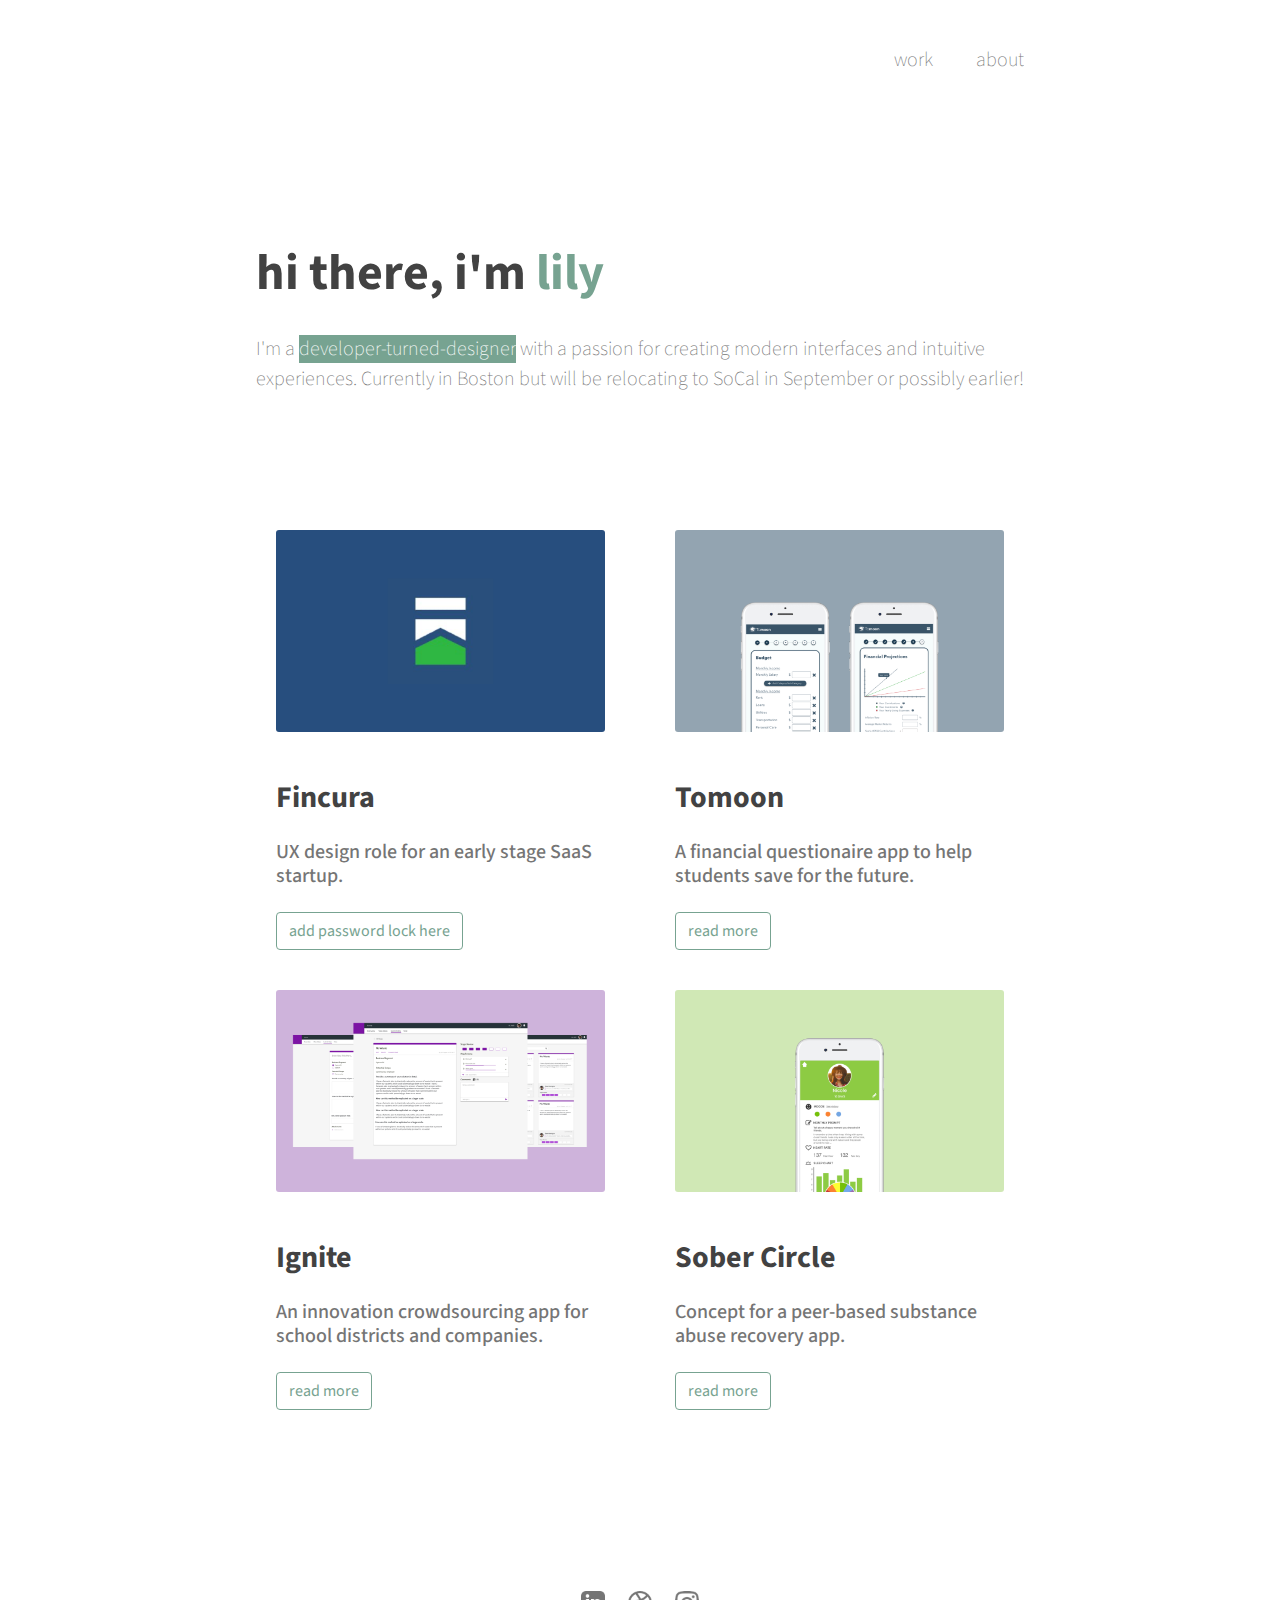
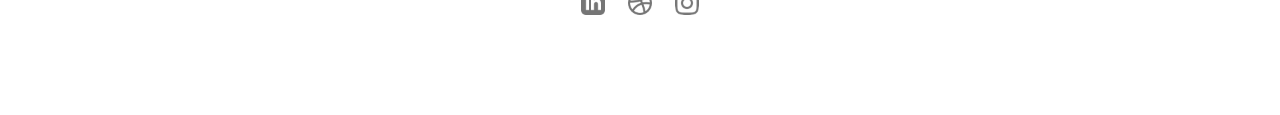
<file: index.html>
<!DOCTYPE html>
<html lang="en">
<head>
    <meta charset="UTF-8">
    <meta name="viewport" content="width=device-width, initial-scale=1.0, shrink-to-fit=no">
    <link rel="stylesheet" href="https://stackpath.bootstrapcdn.com/bootstrap/4.3.1/css/bootstrap.min.css" integrity="sha384-ggOyR0iXCbMQv3Xipma34MD+dH/1fQ784/j6cY/iJTQUOhcWr7x9JvoRxT2MZw1T" crossorigin="anonymous">
    <link href="https://fonts.googleapis.com/css?family=Source+Sans+Pro:400,400i,700,700i&display=swap" rel="stylesheet">
    <link rel="stylesheet" href="main.css">
    <title>Lily Qi</title>
</head>
<body>
<!------------------navBar!--------------------->
<div>
    <div class="nav">
        <div class="name">
        </div>
        <div class="navItems" id="myTopnav">
            <a href="index.html"><p class="workTxt">work</p></a>
            <a href="about.html"><p class="abtText">about</p></a>
        </div>
    </div>
</div>
<!--------------landingPage-------------->
    <div class="landingWrapper">
        <div class="landing">
            <h1 class="animated fadeIn">hi there, i'm <span class="green">lily</span></h1>
            <p class="animated fadeInUp">I'm a <span class="highlight">developer-turned-designer</span> with a passion for creating modern interfaces and intuitive experiences. Currently in Boston but will be relocating to SoCal in September or possibly earlier!</p>
        </div>
    </div>

<!--------------projects--------------> 

    <div class="row">
      <div class="col-sm-12 col-md-6">
        <div class="card border-0">
          <div class="card-body">
            <img class="card-img" src="images/fincura/fincura cover.png">
            <h2 class="mt-5">Fincura</h2>
            <h5 class="mb-4 mt-4"> UX design role for an early stage SaaS startup.</h5>
            <a href="#" class="btn greenBorder green">add password lock here</a>
          </div>
        </div>
      </div>
      <div class="col-sm-12 col-md-6">
          <div class="card border-0">
            <div class="card-body">
              <a href="tomoon.html"><img class="card-img" src="images/tomoon/tomoon cover.png"></a>    
              <h2 class="mt-5">Tomoon</h2>
              <h5 class="mb-4 mt-4">A financial questionaire app to help students save for the future.
              </h5>
              <a href="tomoon.html" class="btn greenBorder green">read more</a>    
            </div>
          </div>
        </div>
    </div>

    <div class="row">
        <div class="col-sm-12 col-md-6">
            <div class="card border-0">
              <div class="card-body">
                <img class="card-img" src="images/ignite/ignite cover.png">
                <h2 class="mt-5">Ignite</h2>
                <h5 class="mb-4 mt-4">An innovation crowdsourcing app for school districts and companies. </h5>
                <a href="ignite.html" class="btn greenBorder green">read more</a>
              </div>
            </div>
          </div>
          <div class="col-sm-12 col-md-6">
              <div class="card border-0">
                <div class="card-body">
                  <img class="card-img" src="images/sc/sc cover.png">
                  <h2 class="mt-5">Sober Circle</h2>
                  <h5 class="mb-4 mt-4">Concept for a peer-based substance abuse recovery app.
                  </h5>
                  <a href="#" class="btn greenBorder green">read more</a>    
                </div>
              </div>
            </div>
    </div>

<!----------------footer------------------->
<div class="footer">
    <div class="footerIcons">
        <a href="https://www.linkedin.com/in/lilyqi/" target="=_blank"><img src="images/social/linkedin.png" height="24"></a>
        <a href="https://dribbble.com/lhqi" target="=_blank"><img src="images/social/dribbble.png" height="24"></a>
        <a href="https://www.instagram.com/l.ils/" target="=_blank"><img src="images/social/instagram.png" height="24"></a>
    </div>
</div>

<!----------------bootstrap------------------->
<script src="https://code.jquery.com/jquery-3.3.1.slim.min.js" integrity="sha384-q8i/X+965DzO0rT7abK41JStQIAqVgRVzpbzo5smXKp4YfRvH+8abtTE1Pi6jizo" crossorigin="anonymous"></script>
<script src="https://cdnjs.cloudflare.com/ajax/libs/popper.js/1.14.7/umd/popper.min.js" integrity="sha384-UO2eT0CpHqdSJQ6hJty5KVphtPhzWj9WO1clHTMGa3JDZwrnQq4sF86dIHNDz0W1" crossorigin="anonymous"></script>
<script src="https://stackpath.bootstrapcdn.com/bootstrap/4.3.1/js/bootstrap.min.js" integrity="sha384-JjSmVgyd0p3pXB1rRibZUAYoIIy6OrQ6VrjIEaFf/nJGzIxFDsf4x0xIM+B07jRM" crossorigin="anonymous"></script>

</body>
</html>
</file>
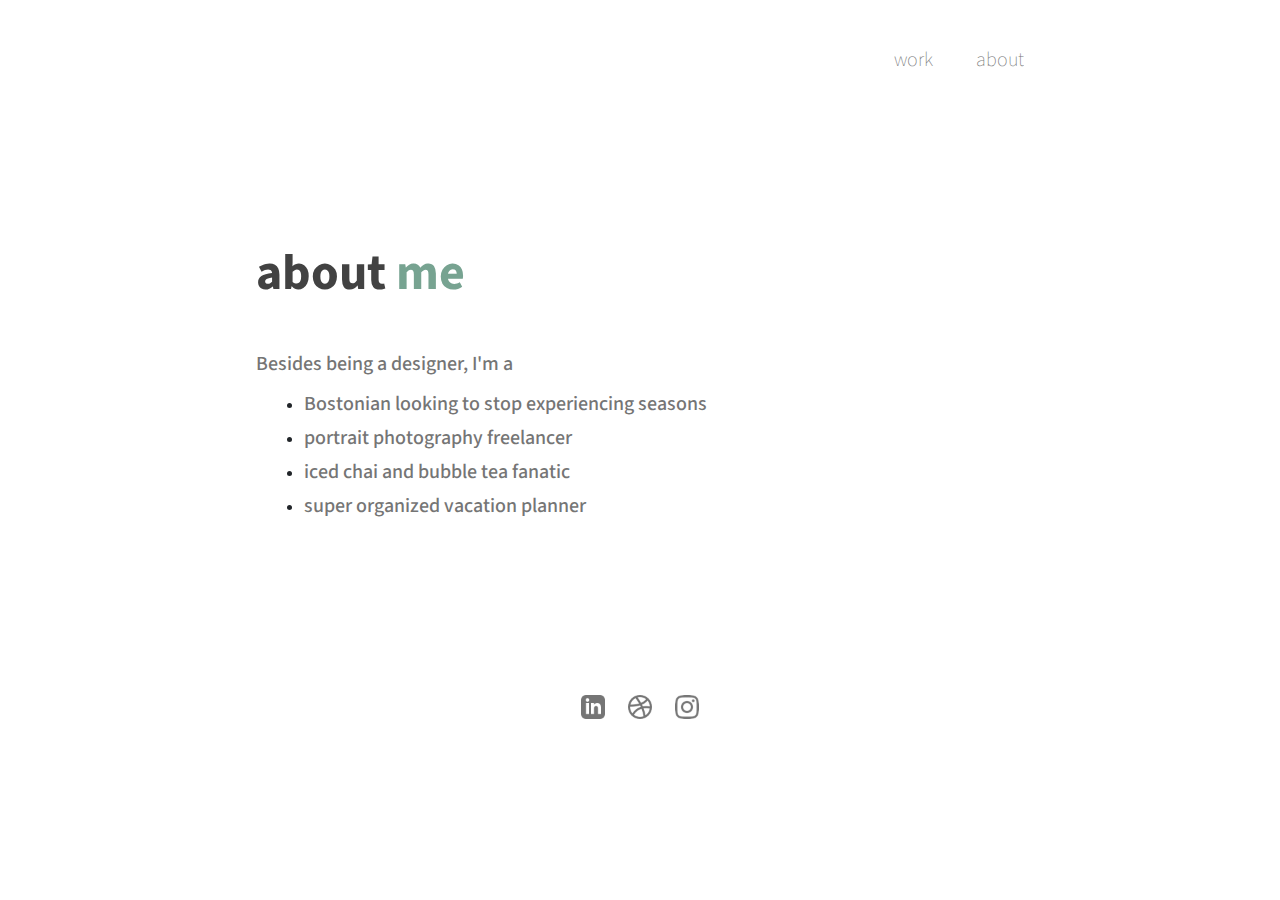
<file: about.html>
<!DOCTYPE html>
<html lang="en">
<head>
    <meta charset="UTF-8">
    <meta name="viewport" content="width=device-width, initial-scale=1.0, shrink-to-fit=no">
    <link rel="stylesheet" href="https://stackpath.bootstrapcdn.com/bootstrap/4.3.1/css/bootstrap.min.css" integrity="sha384-ggOyR0iXCbMQv3Xipma34MD+dH/1fQ784/j6cY/iJTQUOhcWr7x9JvoRxT2MZw1T" crossorigin="anonymous">
    <link href="https://fonts.googleapis.com/css?family=Source+Sans+Pro:400,400i,700,700i&display=swap" rel="stylesheet">
    <link rel="stylesheet" href="main.css">
    <title>Lily Qi</title>
</head>
<body>
<!------------------navBar!--------------------->
<div>
    <div class="nav">
        <div class="name">
        </div>
        <div class="navItems" id="myTopnav">
            <a href="index.html"><p class="workTxt">work</p></a>
            <a href="about.html"><p class="abtText">about</p></a>
        </div>
    </div>
</div>
<!--------------landingPage-------------->
    <div class="landingWrapper">
        <div class="landing">
            <h1 class="animated fadeIn">about <span class="green">me</span></h1>
            <h5 class="mt-5">Besides being a designer, I'm a</h5>
            <ul class="animated fadeInUp">
                <li class="ml-5 mt-3"><h5>Bostonian looking to stop experiencing seasons</h5></li>
                <li class="ml-5"><h5>portrait photography freelancer</h5></li>
                <li class="ml-5"><h5>iced chai and bubble tea fanatic</h5></li>
                <li class="ml-5"><h5>super organized vacation planner</h5></li>
            </ul>
        </div>
    </div>



<!----------------footer------------------->
<div class="footer">
    <div class="footerIcons">
        <a href="https://www.linkedin.com/in/lilyqi/" target="=_blank"><img src="images/social/linkedin.png" height="24"></a>
        <a href="https://dribbble.com/lhqi" target="=_blank"><img src="images/social/dribbble.png" height="24"></a>
        <a href="https://www.instagram.com/l.ils/" target="=_blank"><img src="images/social/instagram.png" height="24"></a>
    </div>
</div>

<!----------------bootstrap------------------->
<script src="https://code.jquery.com/jquery-3.3.1.slim.min.js" integrity="sha384-q8i/X+965DzO0rT7abK41JStQIAqVgRVzpbzo5smXKp4YfRvH+8abtTE1Pi6jizo" crossorigin="anonymous"></script>
<script src="https://cdnjs.cloudflare.com/ajax/libs/popper.js/1.14.7/umd/popper.min.js" integrity="sha384-UO2eT0CpHqdSJQ6hJty5KVphtPhzWj9WO1clHTMGa3JDZwrnQq4sF86dIHNDz0W1" crossorigin="anonymous"></script>
<script src="https://stackpath.bootstrapcdn.com/bootstrap/4.3.1/js/bootstrap.min.js" integrity="sha384-JjSmVgyd0p3pXB1rRibZUAYoIIy6OrQ6VrjIEaFf/nJGzIxFDsf4x0xIM+B07jRM" crossorigin="anonymous"></script>

</body>
</html>
</file>
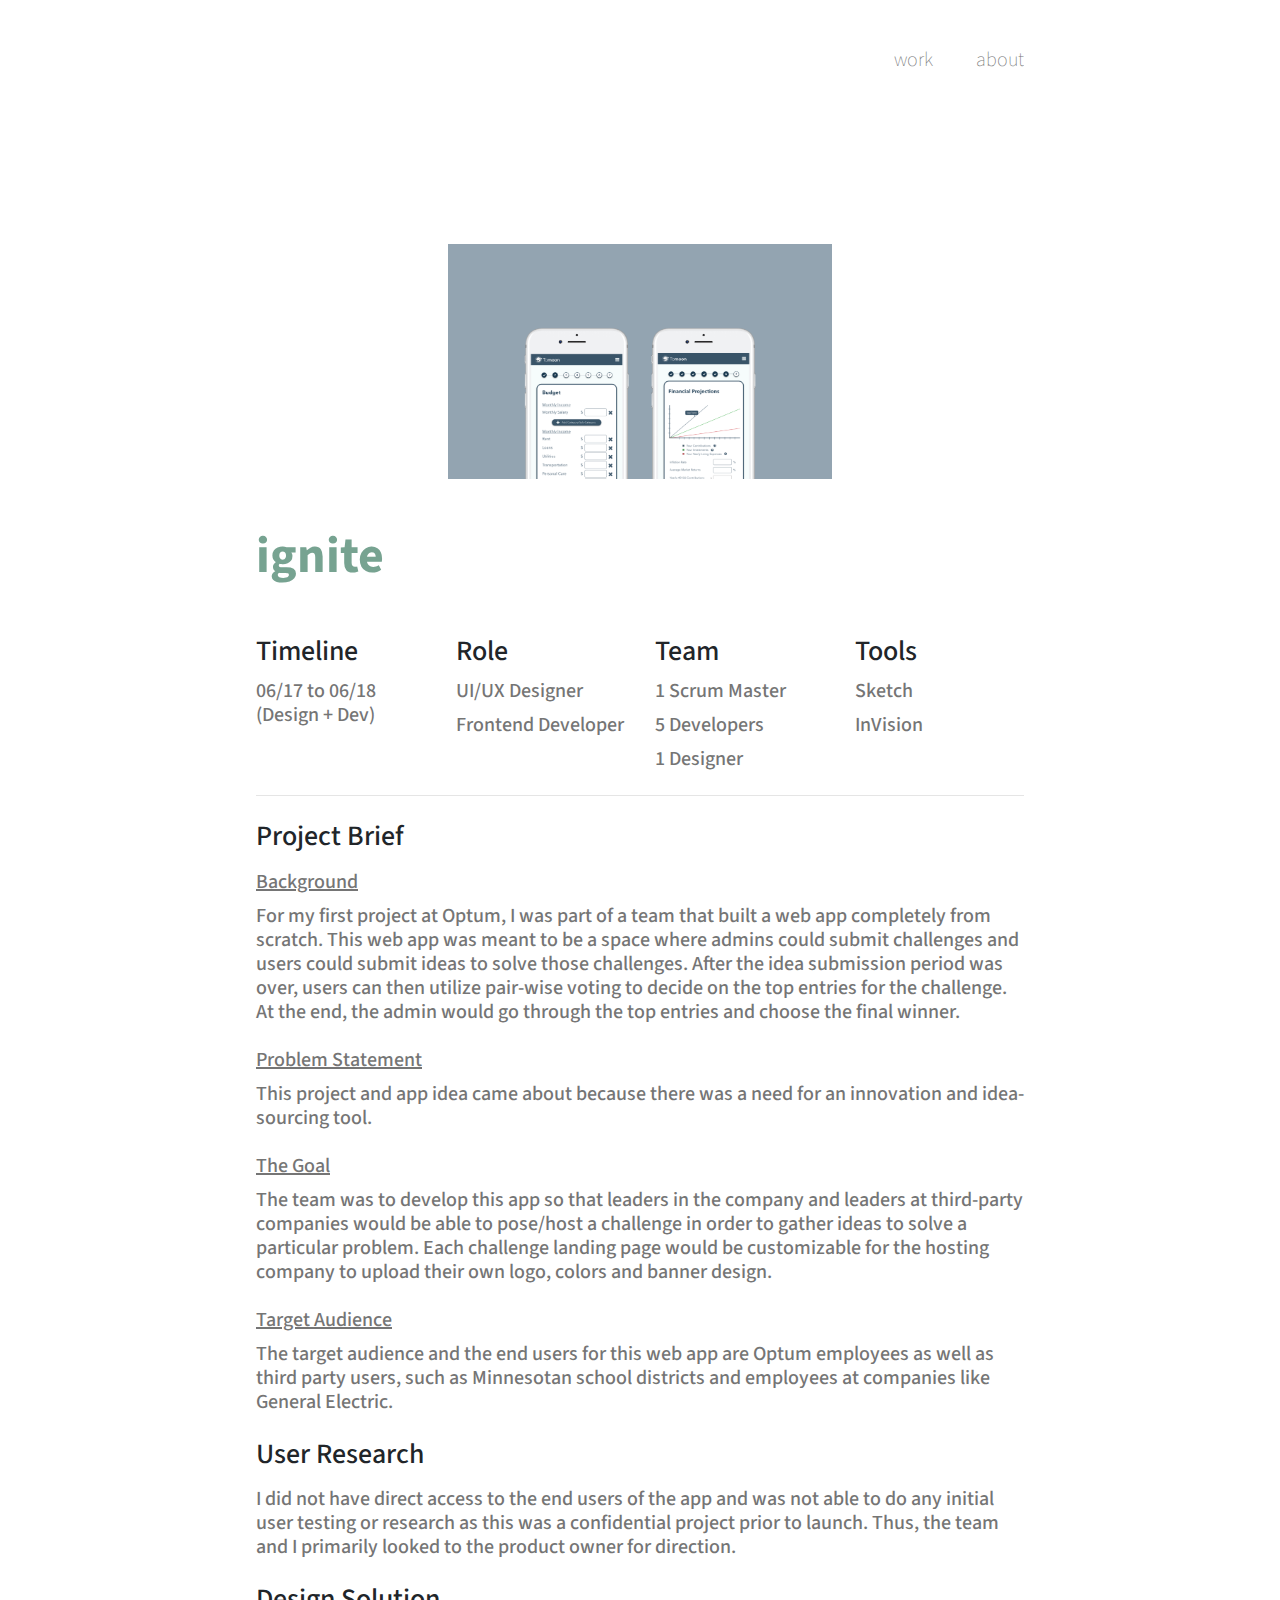
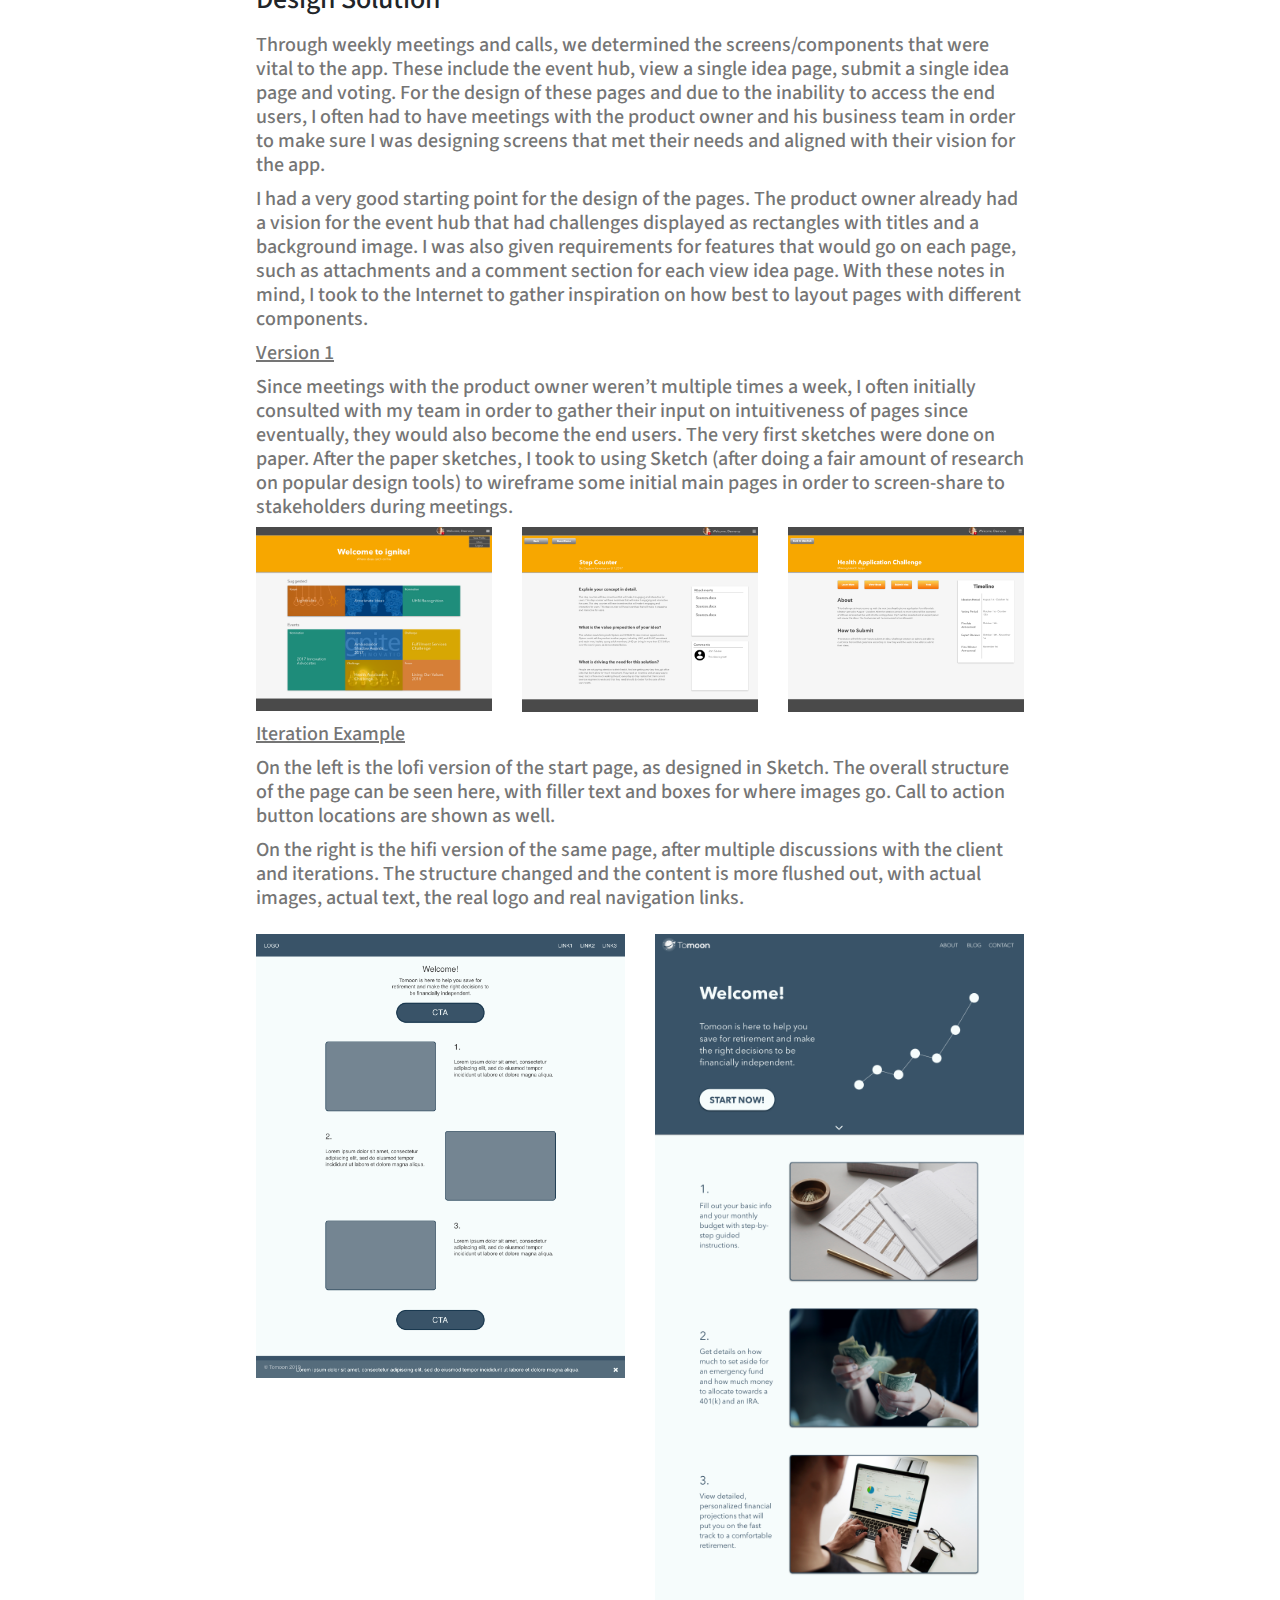
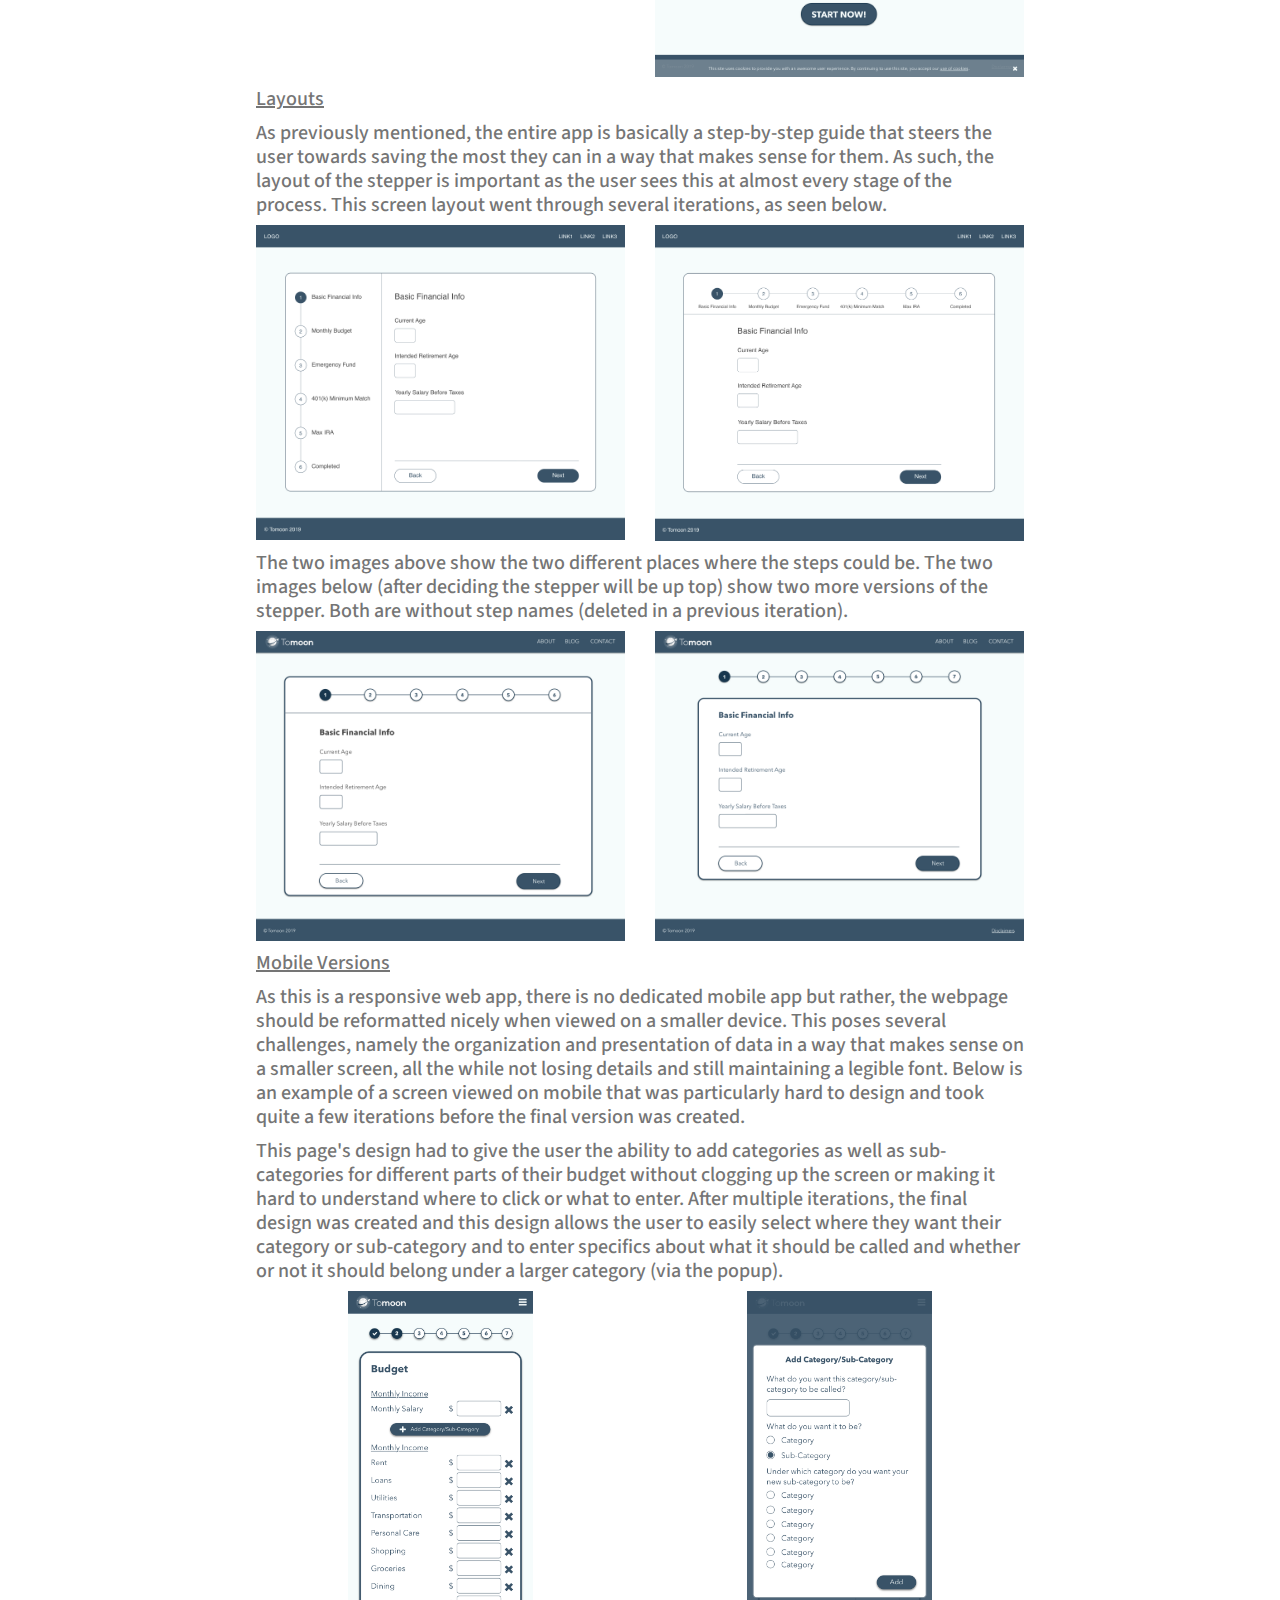
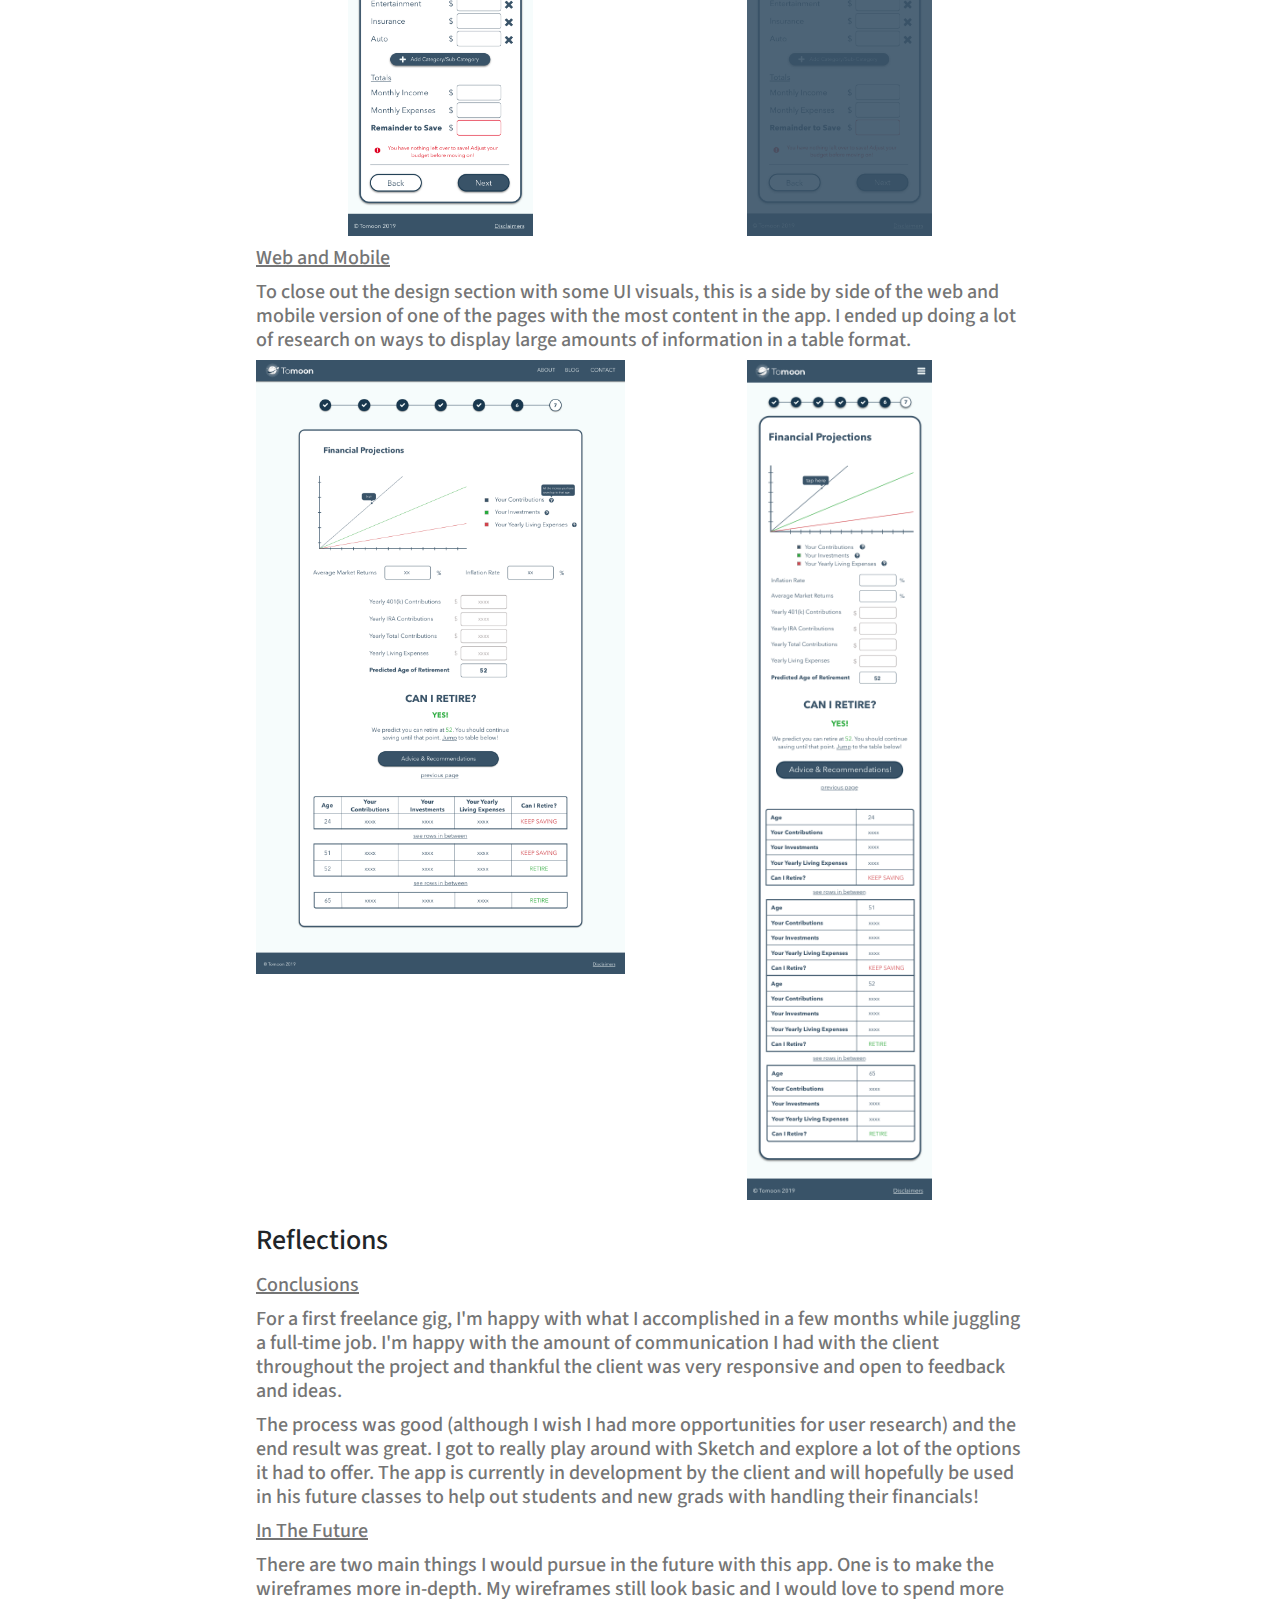
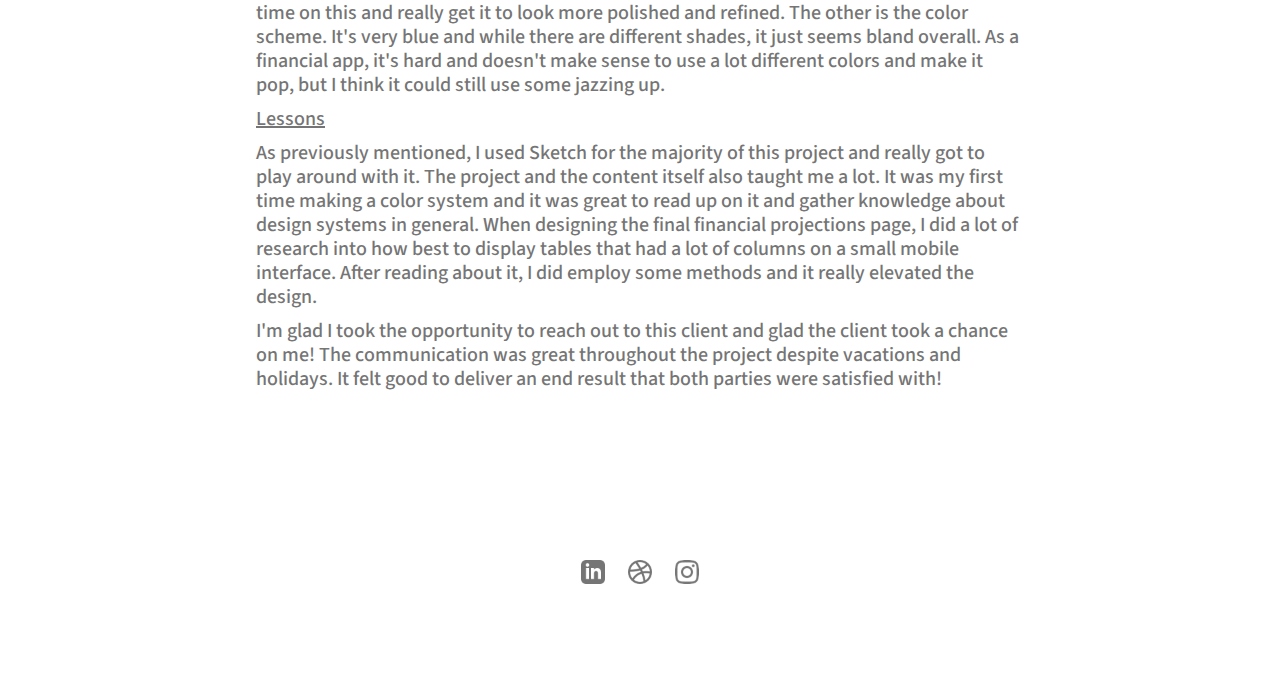
<file: ignite.html>
<!DOCTYPE html>
<html lang="en">
<head>
    <meta charset="UTF-8">
    <meta name="viewport" content="width=device-width, initial-scale=1.0, shrink-to-fit=no">
    <link rel="stylesheet" href="https://stackpath.bootstrapcdn.com/bootstrap/4.3.1/css/bootstrap.min.css" integrity="sha384-ggOyR0iXCbMQv3Xipma34MD+dH/1fQ784/j6cY/iJTQUOhcWr7x9JvoRxT2MZw1T" crossorigin="anonymous">
    <link href="https://fonts.googleapis.com/css?family=Source+Sans+Pro:400,400i,700,700i&display=swap" rel="stylesheet">
    <link rel="stylesheet" href="main.css">
    <title>Lily Qi</title>
</head>
<body>
<!------------------navBar!--------------------->
<div>
    <div class="nav">
        <div class="name">
        </div>
        <div class="navItems" id="myTopnav">
            <a href="index.html"><p class="workTxt">work</p></a>
            <a href="about.html"><p class="abtText">about</p></a>
        </div>
    </div>
</div>
<!--------------landingPage-------------->
    <div class="landingWrapper">
        <div class="landing">
            <img class="imageCenter mb-5" width="50%" src="images/tomoon/tomoon cover.png">
            <h1><span class="green">ignite</span></h1>
            <div class="row mt-5">
                <div class="col-sm-12 col-md-3">
                    <h3>Timeline</h3>
                    <h5>06/17 to 06/18 (Design + Dev)</h5>
                </div>
                <div class="col-sm-12 col-md-3">
                    <h3>Role</h3>
                    <h5>UI/UX Designer</h5>
                    <h5>Frontend Developer</h5>
                </div>
                <div class="col-sm-12 col-md-3">
                    <h3>Team</h3>
                    <h5>1 Scrum Master</h5>
                    <h5>5 Developers</h5>
                    <h5>1 Designer</h5>
                </div>
                <div class="col-sm-12 col-md-3">
                    <h3>Tools</h3>
                    <h5>Sketch</h5>
                    <h5>InVision</h5>
                </div>
            </div>
            <hr>
            <h3 class="mt-4 mb-3">Project Brief</h3>
            <h5><u>Background</u></h5>
            <h5 class="mb-4">For my first project at Optum, I was part of a team that built a web app completely from scratch. This web app was meant to be a space where admins could submit challenges and users could submit ideas to solve those challenges. After the idea submission period was over, users can then utilize pair-wise voting to decide on the top entries for the challenge. At the end, the admin would go through the top entries and choose the final winner.</h5>
            <h5><u>Problem Statement</u></h5>
            <h5 class="mb-4">This project and app idea came about because there was a need for an innovation and idea-sourcing tool.</h5>
            <h5><u>The Goal</u></h5>
            <h5 class="mb-4">The team was to develop this app so that leaders in the company and leaders at third-party companies would be able to pose/host a challenge in order to gather ideas to solve a particular problem. Each challenge landing page would be customizable for the hosting company to upload their own logo, colors and banner design. </h5>
            <h5><u>Target Audience</u></h5>
            <h5 class="mb-4">The target audience and the end users for this web app are Optum employees as well as third party users, such as Minnesotan school districts and employees at companies like General Electric.</h5>

            <h3 class="mt-4 mb-3">User Research</h3>
            <h5>I did not have direct access to the end users of the app and was not able to do any initial user testing or research as this was a confidential project prior to launch. Thus, the team and I primarily looked to the product owner for direction.</h5>

            <h3 class="mt-4 mb-3">Design Solution</h3>
            <h5>Through weekly meetings and calls, we determined the screens/components that were vital to the app. These include the event hub, view a single idea page, submit a single idea page and voting. For the design of these pages and due to the inability to access the end users, I often had to have meetings with the product owner and his business team in order to make sure I was designing screens that met their needs and aligned with their vision for the app.</h5>
            <h5>I had a very good starting point for the design of the pages. The product owner already had a vision for the event hub that had challenges displayed as rectangles with titles and a background image. I was also given requirements for features that would go on each page, such as attachments and a comment section for each view idea page. With these notes in mind, I took to the Internet to gather inspiration on how best to layout pages with different components.</h5>
            <h5><u>Version 1</u></h5>
            <h5>Since meetings with the product owner weren’t multiple times a week, I often initially consulted with my team in order to gather their input on intuitiveness of pages since eventually, they would also become the end users. The very first sketches were done on paper. After the paper sketches, I took to using Sketch (after doing a fair amount of research on popular design tools) to wireframe some initial main pages in order to screen-share to stakeholders during meetings.</h5>
            <div class="row">
                <div class="col-sm-12 col-md-4">
                    <img src="images/ignite/really old wfs/event hub.png" width="100%">
                </div>
                <div class="col-sm-12 col-md-4">
                    <img src="images/ignite/really old wfs//idea page.png" width="100%">
                </div>
                <div class="col-sm-12 col-md-4">
                    <img src="images/ignite/really old wfs/single event page.png" width="100%">
                </div>
            </div>
            
            <!-- <img class="imageCenter mb-5" width="50%" src="images/tomoon/color.png"> -->

            <h5><u>Iteration Example</u></h5>
            <h5>On the left is the lofi version of the start page, as designed in Sketch. The overall structure of the page can be seen here, with filler text and boxes for where images go. Call to action button locations are shown as well.</h5>
            <h5 class="mb-4">On the right is the hifi version of the same page, after multiple discussions with the client and iterations. The structure changed and the content is more flushed out, with actual images, actual text, the real logo and real navigation links.</h5>
            <div class="row">
                <div class="col-sm-12 col-md-6">
                    <img src="images/tomoon/initial.png" width="100%">
                </div>
                <div class="col-sm-12 col-md-6">
                    <img src="images/tomoon/landing desktop.png" width="100%">
                </div>
            </div>

            <h5><u>Layouts</u></h5>
            <h5>As previously mentioned, the entire app is basically a step-by-step guide that steers the user towards saving the most they can in a way that makes sense for them. As such, the layout of the stepper is important as the user sees this at almost every stage of the process. This screen layout went through several iterations, as seen below. </h5>
            <div class="row">
                <div class="col-sm-12 col-md-6">
                    <img src="images/tomoon/v1.png" width="100%">
                </div>
                <div class="col-sm-12 col-md-6">
                    <img src="images/tomoon/v2.png" width="100%">
                </div>
            </div>
            <h5>The two images above show the two different places where the steps could be. The two images below (after deciding the stepper will be up top) show two more versions of the stepper. Both are without step names (deleted in a previous iteration). </h5>
            <div class="row">
                <div class="col-sm-12 col-md-6">
                    <img src="images/tomoon/v3.png" width="100%">
                </div>
                <div class="col-sm-12 col-md-6">
                    <img src="images/tomoon/v4.png" width="100%">
                </div>
            </div>

            <h5><u>Mobile Versions</u></h5>
            <h5>As this is a responsive web app, there is no dedicated mobile app but rather, the webpage should be reformatted nicely when viewed on a smaller device. This poses several challenges, namely the organization and presentation of data in a way that makes sense on a smaller screen, all the while not losing details and still maintaining a legible font. Below is an example of a screen viewed on mobile that was particularly hard to design and took quite a few iterations before the final version was created.</h5>
            <h5>This page's design had to give the user the ability to add categories as well as sub-categories for different parts of their budget without clogging up the screen or making it hard to understand where to click or what to enter. After multiple iterations, the final design was created and this design allows the user to easily select where they want their category or sub-category and to enter specifics about what it should be called and whether or not it should belong under a larger category (via the popup). </h5>
            <div class="row">
                <div class="col-sm-12 col-md-6">
                    <img src="images/tomoon/budget mobile.png" width="50%" class="imageCenter">
                </div>
                <div class="col-sm-12 col-md-6">
                    <img src="images/tomoon/category mobile.png" width="50%" class="imageCenter">
                </div>
            </div>

            <h5><u>Web and Mobile</u></h5>
            <h5>To close out the design section with some UI visuals, this is a side by side of the web and mobile version of one of the pages with the most content in the app. I ended up doing a lot of research on ways to display large amounts of information in a table format.</h5>
            <div class="row">
                <div class="col-sm-12 col-md-6">
                    <img src="images/tomoon/financial desktop.png" width="100%">
                </div>
                <div class="col-sm-12 col-md-6">
                    <img src="images/tomoon/financial mobile.png" width="50%" class="imageCenter">
                </div>
            </div>

            <h3 class="mt-4 mb-3">Reflections</h3>
            <h5><u>Conclusions</u></h5>
            <h5>For a first freelance gig, I'm happy with what I accomplished in a few months while juggling a full-time job. I'm happy with the amount of communication I had with the client throughout the project and thankful the client was very responsive and open to feedback and ideas.</h5>
            <h5>The process was good (although I wish I had more opportunities for user research) and the end result was great. I got to really play around with Sketch and explore a lot of the options it had to offer. The app is currently in development by the client and will hopefully be used in his future classes to help out students and new grads with handling their financials!</h5>
            <h5><u>In The Future</u></h5>
            <h5>There are two main things I would pursue in the future with this app. One is to make the wireframes more in-depth. My wireframes still look basic and I would love to spend more time on this and really get it to look more polished and refined. The other is the color scheme. It's very blue and while there are different shades, it just seems bland overall. As a financial app, it's hard and doesn't make sense to use a lot different colors and make it pop, but I think it could still use some jazzing up.</h5>
            <h5><u>Lessons</u></h5>
            <h5>As previously mentioned, I used Sketch for the majority of this project and really got to play around with it. The project and the content itself also taught me a lot. It was my first time making a color system and it was great to read up on it and gather knowledge about design systems in general. When designing the final financial projections page, I did a lot of research into how best to display tables that had a lot of columns on a small mobile interface. After reading about it, I did employ some methods and it really elevated the design. </h5>
            <h5>I'm glad I took the opportunity to reach out to this client and glad the client took a chance on me! The communication was great throughout the project despite vacations and holidays. It felt good to deliver an end result that both parties were satisfied with!</h5>


        </div>
    </div>



<!----------------footer------------------->
<div class="footer">
    <div class="footerIcons">
        <a href="https://www.linkedin.com/in/lilyqi/" target="=_blank"><img src="images/social/linkedin.png" height="24"></a>
        <a href="https://dribbble.com/lhqi" target="=_blank"><img src="images/social/dribbble.png" height="24"></a>
        <a href="https://www.instagram.com/l.ils/" target="=_blank"><img src="images/social/instagram.png" height="24"></a>
    </div>
</div>

<!----------------bootstrap------------------->
<script src="https://code.jquery.com/jquery-3.3.1.slim.min.js" integrity="sha384-q8i/X+965DzO0rT7abK41JStQIAqVgRVzpbzo5smXKp4YfRvH+8abtTE1Pi6jizo" crossorigin="anonymous"></script>
<script src="https://cdnjs.cloudflare.com/ajax/libs/popper.js/1.14.7/umd/popper.min.js" integrity="sha384-UO2eT0CpHqdSJQ6hJty5KVphtPhzWj9WO1clHTMGa3JDZwrnQq4sF86dIHNDz0W1" crossorigin="anonymous"></script>
<script src="https://stackpath.bootstrapcdn.com/bootstrap/4.3.1/js/bootstrap.min.js" integrity="sha384-JjSmVgyd0p3pXB1rRibZUAYoIIy6OrQ6VrjIEaFf/nJGzIxFDsf4x0xIM+B07jRM" crossorigin="anonymous"></script>

</body>
</html>
</file>
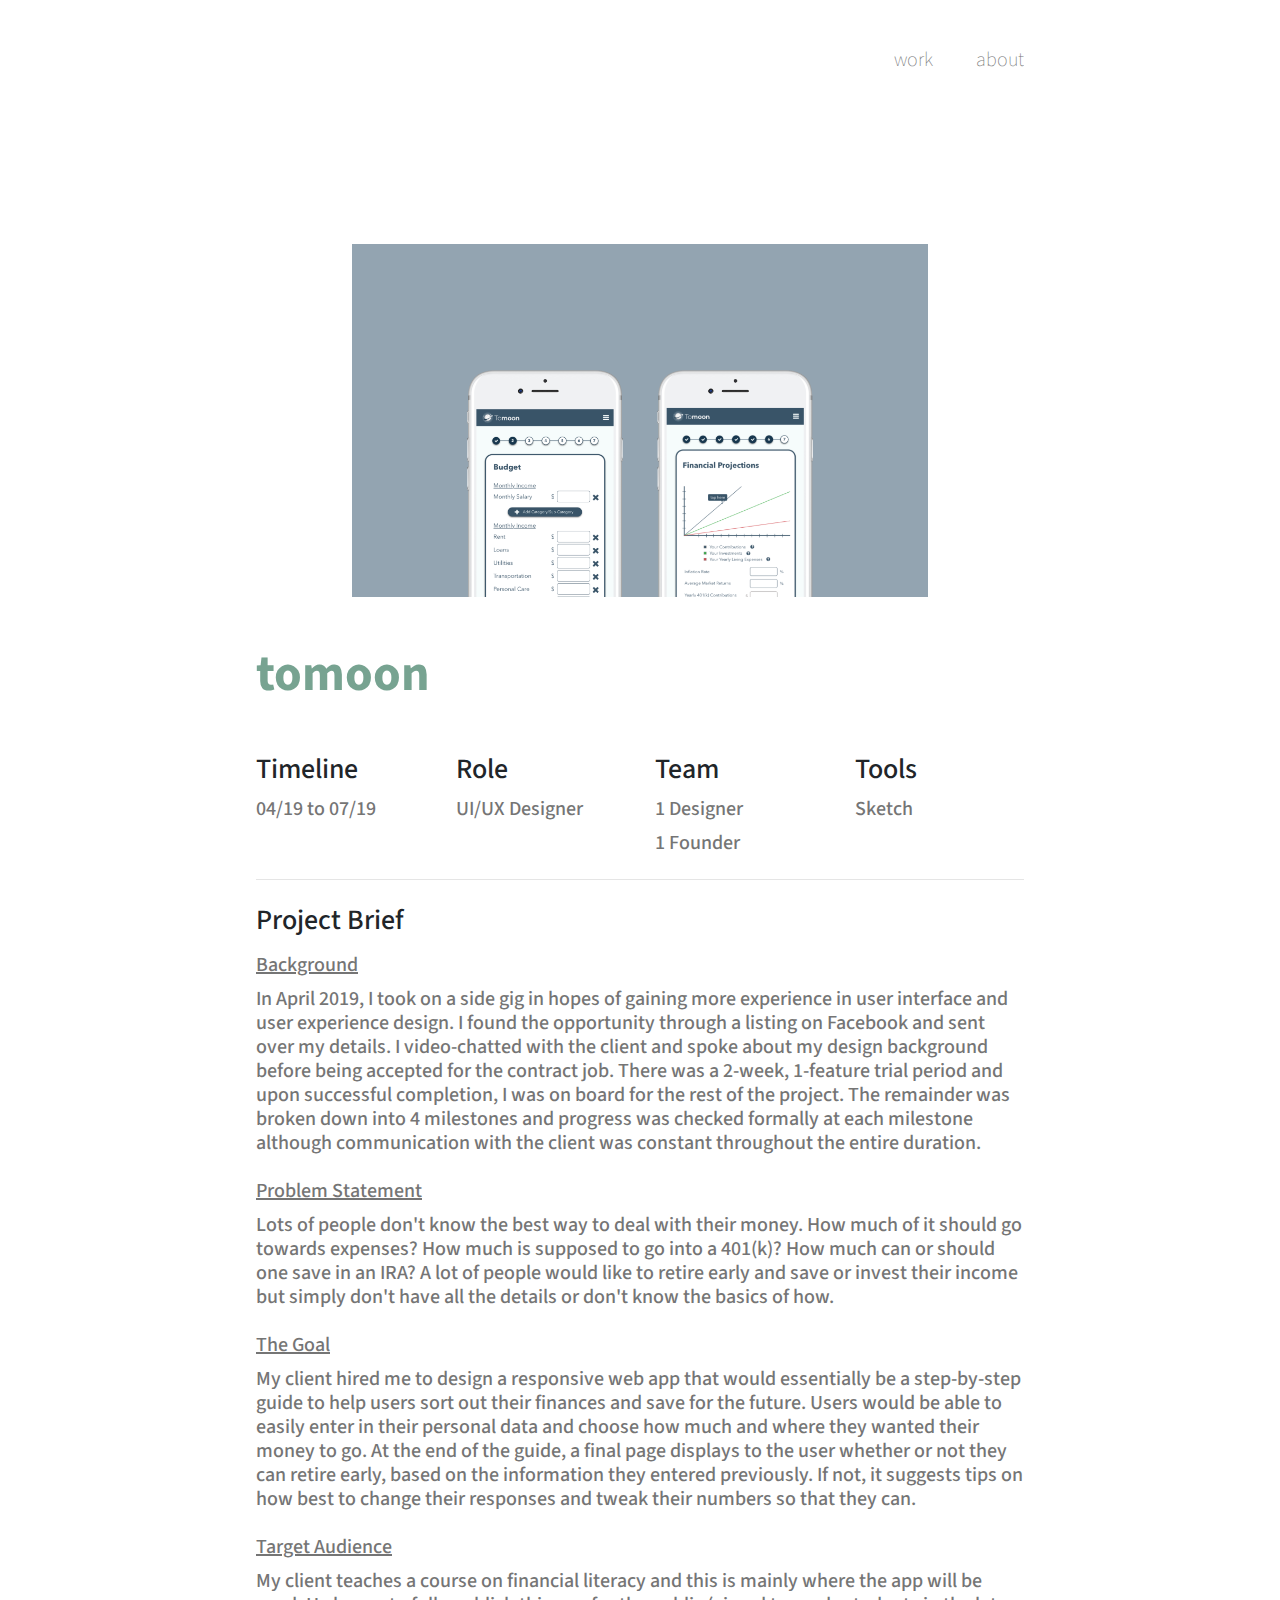
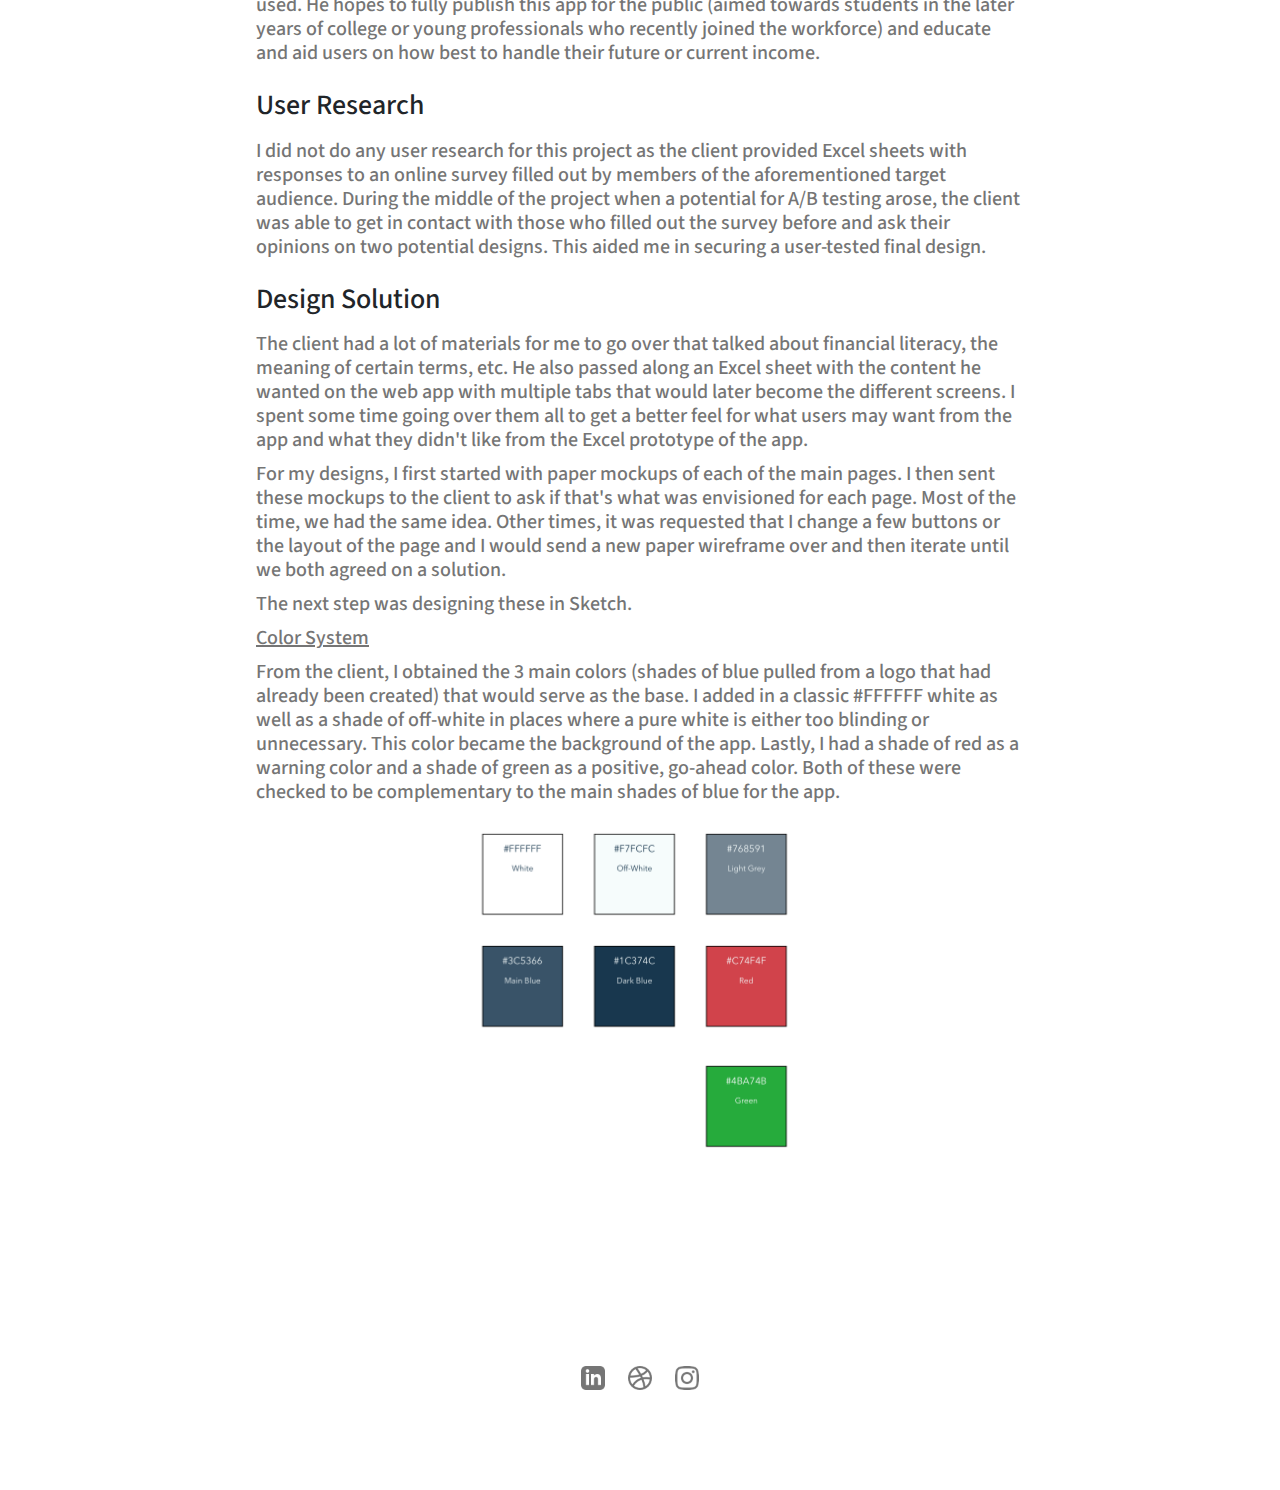
<file: tomoon.html>
<!DOCTYPE html>
<html lang="en">
<head>
    <meta charset="UTF-8">
    <meta name="viewport" content="width=device-width, initial-scale=1.0, shrink-to-fit=no">
    <link rel="stylesheet" href="https://stackpath.bootstrapcdn.com/bootstrap/4.3.1/css/bootstrap.min.css" integrity="sha384-ggOyR0iXCbMQv3Xipma34MD+dH/1fQ784/j6cY/iJTQUOhcWr7x9JvoRxT2MZw1T" crossorigin="anonymous">
    <link href="https://fonts.googleapis.com/css?family=Source+Sans+Pro:400,400i,700,700i&display=swap" rel="stylesheet">
    <link rel="stylesheet" href="main.css">
    <title>Lily Qi</title>
</head>
<body>
<!------------------navBar!--------------------->
<div>
    <div class="nav">
        <div class="name">
        </div>
        <div class="navItems" id="myTopnav">
            <a href="index.html"><p class="workTxt">work</p></a>
            <a href="about.html"><p class="abtText">about</p></a>
        </div>
    </div>
</div>
<!--------------landingPage-------------->
    <div class="landingWrapper">
        <div class="landing">
            <img class="imageCenter mb-5" width="75%" src="images/tomoon/tomoon cover.png">
            <h1 class="animated fadeIn"><span class="green">tomoon</span></h1>
            <div class="row mt-5">
                <div class="col-sm-12 col-md-3">
                    <h3>Timeline</h3>
                    <h5>04/19 to 07/19</h5>
                </div>
                <div class="col-sm-12 col-md-3">
                    <h3>Role</h3>
                    <h5>UI/UX Designer</h5>
                </div>
                <div class="col-sm-12 col-md-3">
                    <h3>Team</h3>
                    <h5>1 Designer</h5>
                    <h5>1 Founder</h5>
                </div>
                <div class="col-sm-12 col-md-3">
                    <h3>Tools</h3>
                    <h5>Sketch</h5>
                </div>
            </div>
            <hr>
            <h3 class="mt-4 mb-3">Project Brief</h3>
            <h5><u>Background</u></h5>
            <h5 class="mb-4">In April 2019, I took on a side gig in hopes of gaining more experience in user interface and user experience design. I found the opportunity through a listing on Facebook and sent over my details. I video-chatted with the client and spoke about my design background before being accepted for the contract job. There was a 2-week, 1-feature trial period and upon successful completion, I was on board for the rest of the project. The remainder was broken down into 4 milestones and progress was checked formally at each milestone although communication with the client was constant throughout the entire duration.</h5>
            <h5><u>Problem Statement</u></h5>
            <h5 class="mb-4">Lots of people don't know the best way to deal with their money. How much of it should go towards expenses? How much is supposed to go into a 401(k)? How much can or should one save in an IRA? A lot of people would like to retire early and save or invest their income but simply don't have all the details or don't know the basics of how.</h5>
            <h5><u>The Goal</u></h5>
            <h5 class="mb-4">My client hired me to design a responsive web app that would essentially be a step-by-step guide to help users sort out their finances and save for the future. Users would be able to easily enter in their personal data and choose how much and where they wanted their money to go. At the end of the guide, a final page displays to the user whether or not they can retire early, based on the information they entered previously. If not, it suggests tips on how best to change their responses and tweak their numbers so that they can. </h5>
            <h5><u>Target Audience</u></h5>
            <h5 class="mb-4">My client teaches a course on financial literacy and this is mainly where the app will be used. He hopes to fully publish this app for the public (aimed towards students in the later years of college or young professionals who recently joined the workforce) and educate and aid users on how best to handle their future or current income. </h5>

            <h3 class="mt-4 mb-3">User Research</h3>
            <h5>I did not do any user research for this project as the client provided Excel sheets with responses to an online survey filled out by members of the aforementioned target audience.  During the middle of the project when a potential for A/B testing arose, the client was able to get in contact with those who filled out the survey before and ask their opinions on two potential designs. This aided me in securing a user-tested final design.</h5>

            <h3 class="mt-4 mb-3">Design Solution</h3>
            <h5>The client had a lot of materials for me to go over that talked about financial literacy, the meaning of certain terms, etc. He also passed along an Excel sheet with the content he wanted on the web app with multiple tabs that would later become the different screens. I spent some time going over them all to get a better feel for what users may want from the app and what they didn't like from the Excel prototype of the app.</h5>
            <h5>For my designs, I first started with paper mockups of each of the main pages. I then sent these mockups to the client to ask if that's what was envisioned for each page. Most of the time, we had the same idea. Other times, it was requested that I change a few buttons or the layout of the page and I would send a new paper wireframe over and then iterate until we both agreed on a solution.</h5>
            <h5>The next step was designing these in Sketch.</h5>
            <h5><u>Color System</u></h5>
            <h5>From the client, I obtained the 3 main colors (shades of blue pulled from a logo that had already been created) that would serve as the base. I added in a classic #FFFFFF white as well as a shade of off-white in places where a pure white is either too blinding or unnecessary. This color became the background of the app. Lastly, I had a shade of red as a warning color and a shade of green as a positive, go-ahead color. Both of these were checked to be complementary to the main shades of blue for the app.</h5>
            <img class="imageCenter mb-5" width="50%" src="images/tomoon/color.png">


        </div>
    </div>



<!----------------footer------------------->
<div class="footer">
    <div class="footerIcons">
        <a href="https://www.linkedin.com/in/lilyqi/" target="=_blank"><img src="images/social/linkedin.png" height="24"></a>
        <a href="https://dribbble.com/lhqi" target="=_blank"><img src="images/social/dribbble.png" height="24"></a>
        <a href="https://www.instagram.com/l.ils/" target="=_blank"><img src="images/social/instagram.png" height="24"></a>
    </div>
</div>

<!----------------bootstrap------------------->
<script src="https://code.jquery.com/jquery-3.3.1.slim.min.js" integrity="sha384-q8i/X+965DzO0rT7abK41JStQIAqVgRVzpbzo5smXKp4YfRvH+8abtTE1Pi6jizo" crossorigin="anonymous"></script>
<script src="https://cdnjs.cloudflare.com/ajax/libs/popper.js/1.14.7/umd/popper.min.js" integrity="sha384-UO2eT0CpHqdSJQ6hJty5KVphtPhzWj9WO1clHTMGa3JDZwrnQq4sF86dIHNDz0W1" crossorigin="anonymous"></script>
<script src="https://stackpath.bootstrapcdn.com/bootstrap/4.3.1/js/bootstrap.min.js" integrity="sha384-JjSmVgyd0p3pXB1rRibZUAYoIIy6OrQ6VrjIEaFf/nJGzIxFDsf4x0xIM+B07jRM" crossorigin="anonymous"></script>

</body>
</html>
</file>
<file: main.css>
/*-----Global-----*/
* {
    margin: 0;
    padding: 0;
    border: 0;
    outline: 0;
    font-size: 100%;
    vertical-align: baseline;
}

.clearfix::after {
    content: "";
    clear: both;
    display: table;
}

html {
    font-family: 'Source Sans Pro', sans-serif !important; 
    font-weight: 100;
}

body {
    width: 60%;
    max-width: 960px;
    margin: auto;
    font-family: 'Source Sans Pro', sans-serif !important; 
}

h1 {
    font-family: 'Source Sans Pro', sans-serif !important; 
    font-size: 50px;
    font-weight: 700;
    color: #424242;
}

h2 {
    font-family: 'Source Sans Pro', sans-serif !important; 
    font-size: 30px;
    font-weight: 700;
    color: #424242;
}

h5 {
    font-family: 'Source Sans Pro', sans-serif !important;
    font-size: 20px;
    margin-top: 10px;
    color: #757575;
}

p {
    font-family: 'Source Sans Pro', sans-serif !important; 
    color: #757575;
    font-weight: 100;
    margin-top: 10px;
    font-size: 20px;
    padding-top: 20px;
    padding-bottom: 100px;

}


/*----coloring-----*/
.green {
    color: #77A391;
}
.greenBorder {
    border-color: #77A391;
}
.btn:hover {
    border-color: #506D61;
    color: #506D61;
}
.highlight{
    color: #ffffff;
    background-color: #77A391;
}

/*----animation-----*/

.animated {
    -webkit-animation-duration: 1s;
    animation-duration: 1s;
    -webkit-animation-fill-mode: both;
    animation-fill-mode: both;
  }
  
   @-webkit-keyframes fadeInUp {
      0% {opacity: 0;}
      100% {opacity: 1;}
   }
           
  @keyframes fadeInUp {
      0% {
        opacity: 0;
        -webkit-transform: translate3d(0, 100%,0);}
      100% {
        opacity: 1;
        -webkit-transform: translate3d(0, 0, 0);
        transform: translate3d(0,0,0);}
  }
  
  .fadeInUp{
    -webkit-animation-name: fadeInUp;
    animation-name: fadeInUp;
  }
  
   @-webkit-keyframes fadeIn {
      0% {opacity: 0;}
      100% {opacity: 1;}
   }
           
  @keyframes fadeIn{
      0% {opacity: 0;}
      100% {opacity: 1;}
  }
  
  .fadeIn{
    -webkit-animation-name: fadeIn;
    animation-name: fadeIn;
  }

/*----nav-----*/
.nav {
    display: flex;
    align-items: center;
    height: 100px;
}
.name {
    flex: 1;
    margin-top: 5px;
}
.navItems {
    text-align: right;
    overflow: hidden;
    margin-top: 15px;
}
.navItems a, .name a {
    display: inline-block;
    vertical-align: middle;
    color: #424242;
}
.navItems a {
    margin-left: 40px;
    text-decoration: none;
}
.navItems .icon {
    display: none;
}
.name a {
    text-decoration: none;
}

/*-----landing-----*/
.landingWrapper {
    display: flex;
    justify-content: space-between;
    margin-top: 80px;
}
.landing {
    margin-top: 4em;
}


/*-----projects section-----*/
 
  .card-style {
    width: 100%;
    margin-bottom: 2em;
    border-radius: 16px;
    display: inline-block;
    position: relative;
    top: 0;
    transition: top ease 0.5s;
  }
  
  .card-style:hover {top: -12px;}

/*-----individual projects ---*/
  .imageCenter {
    display: block;
    margin-left: auto;
    margin-right: auto;
  }

/*-----footer---*/
.footer {
    padding-top: 10em;
    margin-bottom: 100px;
    text-align: center;
}
.footerIcons a{
    margin: 10px;
}
</file>
